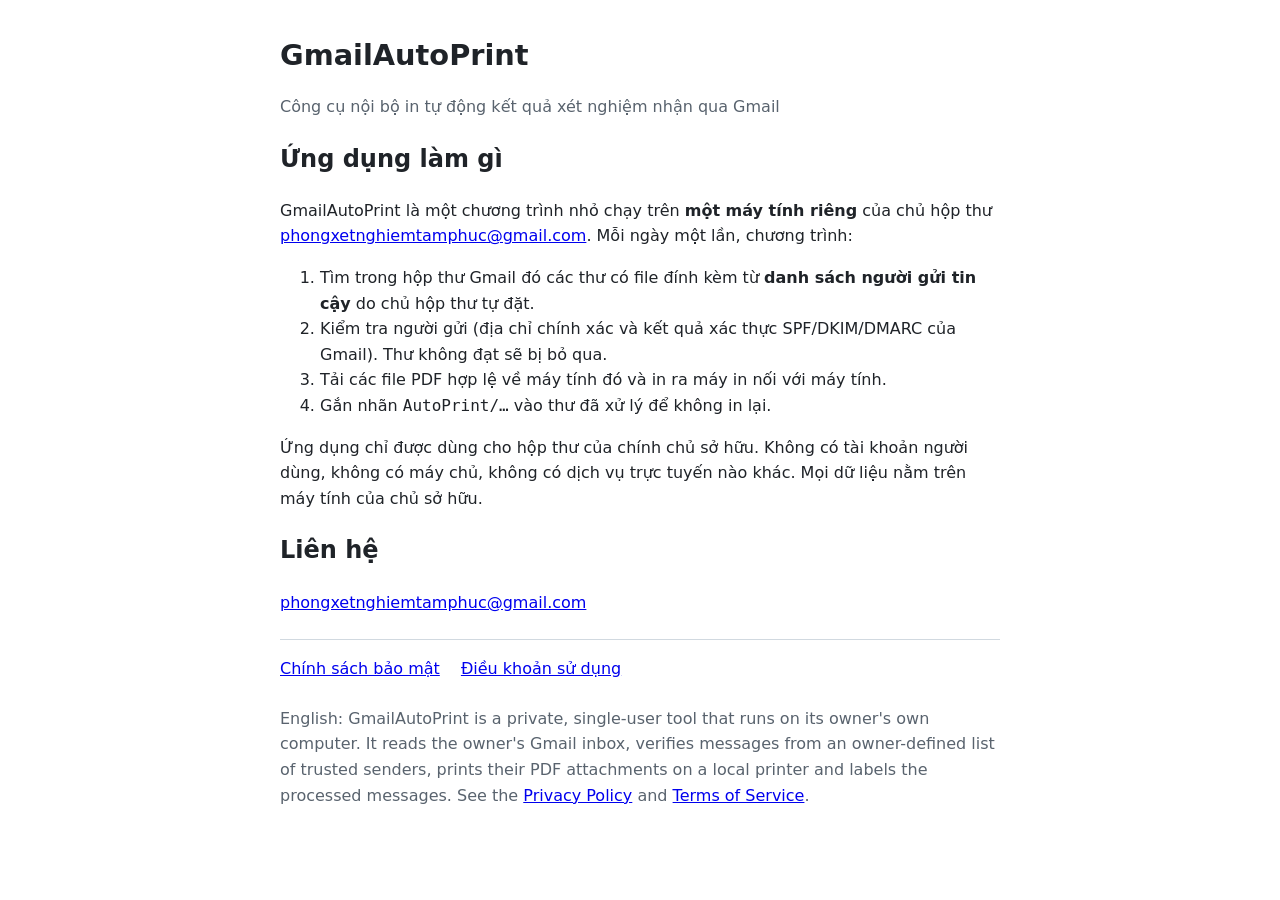
<file: index.html>
<!doctype html>
<html lang="vi">
<head>
<meta charset="utf-8">
<meta name="viewport" content="width=device-width, initial-scale=1">
<title>GmailAutoPrint</title>
<style>
  :root { color-scheme: light dark; --fg: #1f2328; --bg: #ffffff; --muted: #59636e; --line: #d1d9e0; }
  @media (prefers-color-scheme: dark) { :root { --fg: #e6edf3; --bg: #0d1117; --muted: #9198a1; --line: #3d444d; } }
  body { margin: 0; background: var(--bg); color: var(--fg); font: 16px/1.6 system-ui, -apple-system, "Segoe UI", Roboto, sans-serif; }
  main { max-width: 720px; margin: 0 auto; padding: 32px 16px 48px; }
  h1 { font-size: 1.8rem; margin: 0 0 4px; }
  .muted { color: var(--muted); }
  nav { margin: 24px 0; padding-top: 16px; border-top: 1px solid var(--line); }
  nav a { margin-right: 16px; }
</style>
</head>
<body>
<main>
  <h1>GmailAutoPrint</h1>
  <p class="muted">Công cụ nội bộ in tự động kết quả xét nghiệm nhận qua Gmail</p>

  <h2>Ứng dụng làm gì</h2>
  <p>GmailAutoPrint là một chương trình nhỏ chạy trên <strong>một máy tính riêng</strong> của chủ hộp thư
     <a href="mailto:phongxetnghiemtamphuc@gmail.com">phongxetnghiemtamphuc@gmail.com</a>.
     Mỗi ngày một lần, chương trình:</p>
  <ol>
    <li>Tìm trong hộp thư Gmail đó các thư có file đính kèm từ <strong>danh sách người gửi tin cậy</strong> do chủ hộp thư tự đặt.</li>
    <li>Kiểm tra người gửi (địa chỉ chính xác và kết quả xác thực SPF/DKIM/DMARC của Gmail). Thư không đạt sẽ bị bỏ qua.</li>
    <li>Tải các file PDF hợp lệ về máy tính đó và in ra máy in nối với máy tính.</li>
    <li>Gắn nhãn <code>AutoPrint/…</code> vào thư đã xử lý để không in lại.</li>
  </ol>
  <p>Ứng dụng chỉ được dùng cho hộp thư của chính chủ sở hữu. Không có tài khoản người dùng, không có máy chủ,
     không có dịch vụ trực tuyến nào khác. Mọi dữ liệu nằm trên máy tính của chủ sở hữu.</p>

  <h2>Liên hệ</h2>
  <p><a href="mailto:phongxetnghiemtamphuc@gmail.com">phongxetnghiemtamphuc@gmail.com</a></p>

  <nav>
    <a href="privacy.html">Chính sách bảo mật</a>
    <a href="terms.html">Điều khoản sử dụng</a>
  </nav>
  <p class="muted" lang="en">English: GmailAutoPrint is a private, single-user tool that runs on its owner's own
     computer. It reads the owner's Gmail inbox, verifies messages from an owner-defined list of trusted senders,
     prints their PDF attachments on a local printer and labels the processed messages. See the
     <a href="privacy.html">Privacy Policy</a> and <a href="terms.html">Terms of Service</a>.</p>
</main>
</body>
</html>
</file>
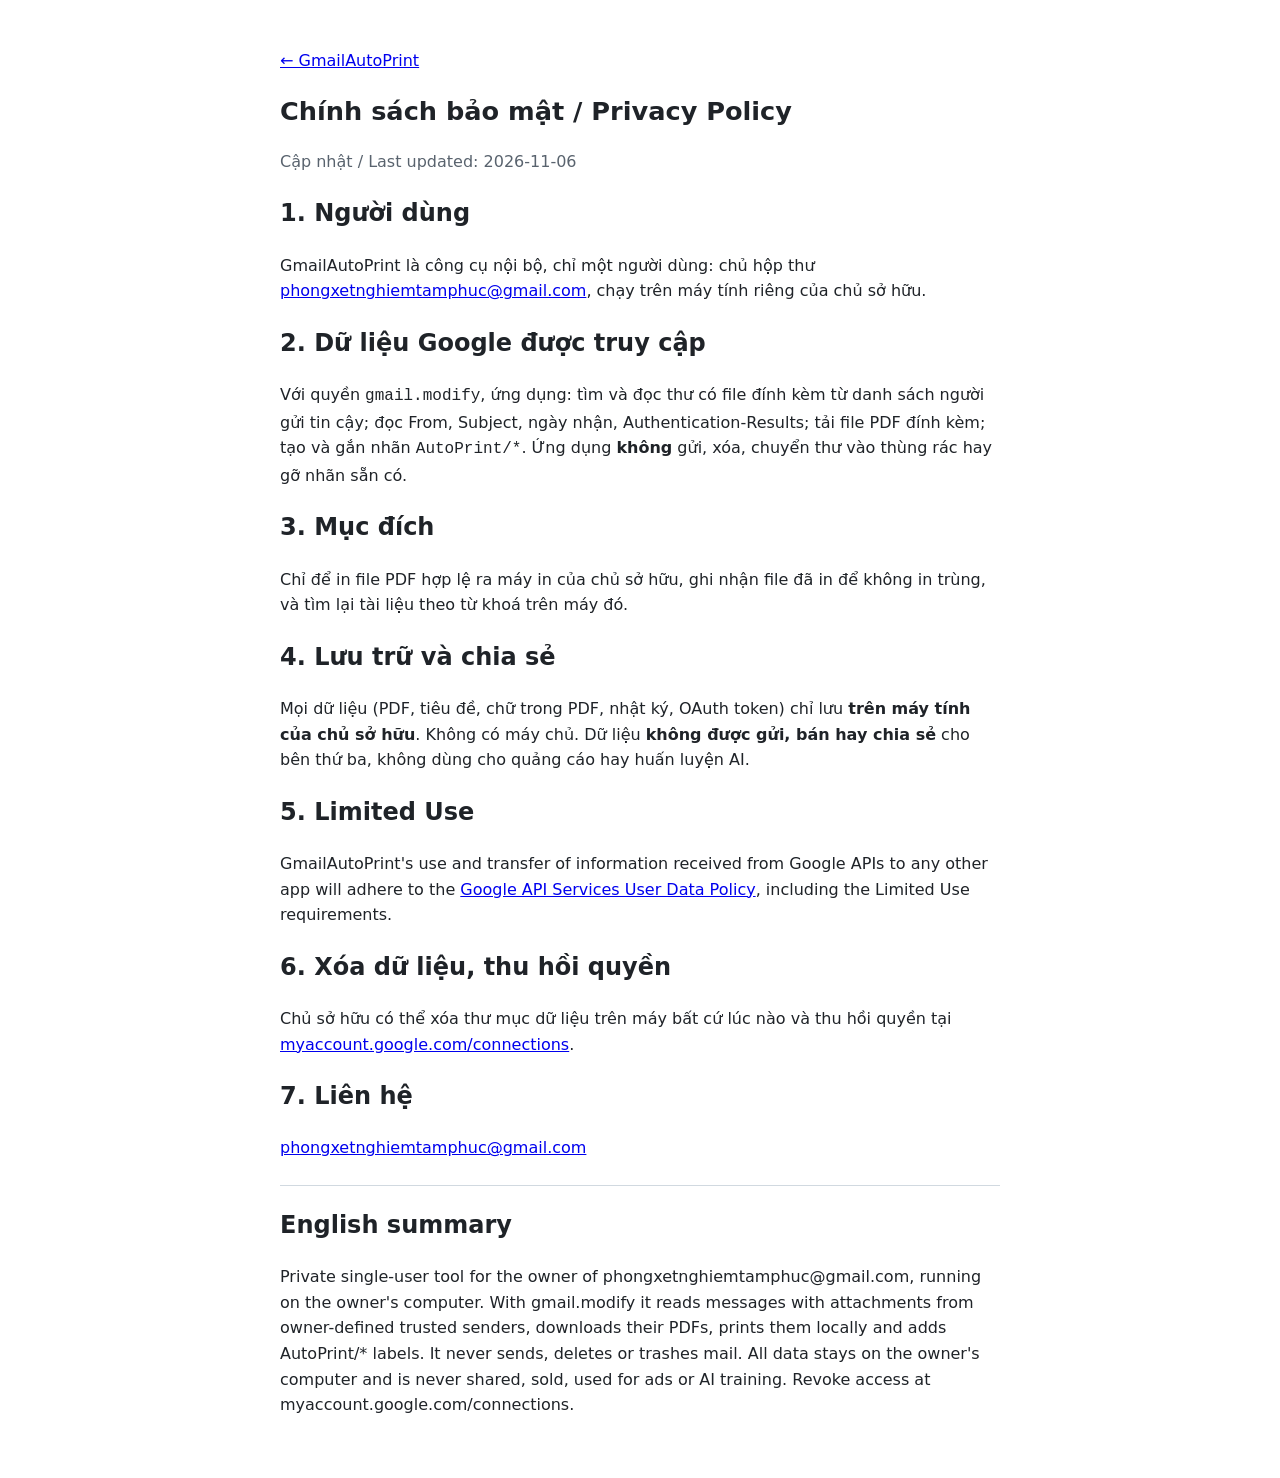
<file: privacy.html>
<!doctype html>
<html lang="vi">
<head>
<meta charset="utf-8">
<meta name="viewport" content="width=device-width, initial-scale=1">
<title>Privacy Policy – GmailAutoPrint</title>
<link rel="stylesheet" href="style.css">
</head>
<body>
<main>
<p><a href="index.html">← GmailAutoPrint</a></p>
<h1>Chính sách bảo mật / Privacy Policy</h1>
<p class="muted">Cập nhật / Last updated: 2026-11-06</p>
<h2>1. Người dùng</h2>
<p>GmailAutoPrint là công cụ nội bộ, chỉ một người dùng: chủ hộp thư <a href="mailto:phongxetnghiemtamphuc@gmail.com">phongxetnghiemtamphuc@gmail.com</a>, chạy trên máy tính riêng của chủ sở hữu.</p>
<h2>2. Dữ liệu Google được truy cập</h2>
<p>Với quyền <code>gmail.modify</code>, ứng dụng: tìm và đọc thư có file đính kèm từ danh sách người gửi tin cậy; đọc From, Subject, ngày nhận, Authentication-Results; tải file PDF đính kèm; tạo và gắn nhãn <code>AutoPrint/*</code>. Ứng dụng <strong>không</strong> gửi, xóa, chuyển thư vào thùng rác hay gỡ nhãn sẵn có.</p>
<h2>3. Mục đích</h2>
<p>Chỉ để in file PDF hợp lệ ra máy in của chủ sở hữu, ghi nhận file đã in để không in trùng, và tìm lại tài liệu theo từ khoá trên máy đó.</p>
<h2>4. Lưu trữ và chia sẻ</h2>
<p>Mọi dữ liệu (PDF, tiêu đề, chữ trong PDF, nhật ký, OAuth token) chỉ lưu <strong>trên máy tính của chủ sở hữu</strong>. Không có máy chủ. Dữ liệu <strong>không được gửi, bán hay chia sẻ</strong> cho bên thứ ba, không dùng cho quảng cáo hay huấn luyện AI.</p>
<h2>5. Limited Use</h2>
<p lang="en">GmailAutoPrint's use and transfer of information received from Google APIs to any other app will adhere to the <a href="https://developers.google.com/terms/api-services-user-data-policy">Google API Services User Data Policy</a>, including the Limited Use requirements.</p>
<h2>6. Xóa dữ liệu, thu hồi quyền</h2>
<p>Chủ sở hữu có thể xóa thư mục dữ liệu trên máy bất cứ lúc nào và thu hồi quyền tại <a href="https://myaccount.google.com/connections">myaccount.google.com/connections</a>.</p>
<h2>7. Liên hệ</h2>
<p><a href="mailto:phongxetnghiemtamphuc@gmail.com">phongxetnghiemtamphuc@gmail.com</a></p>
<section lang="en">
<h2>English summary</h2>
<p>Private single-user tool for the owner of phongxetnghiemtamphuc@gmail.com, running on the owner's computer. With gmail.modify it reads messages with attachments from owner-defined trusted senders, downloads their PDFs, prints them locally and adds AutoPrint/* labels. It never sends, deletes or trashes mail. All data stays on the owner's computer and is never shared, sold, used for ads or AI training. Revoke access at myaccount.google.com/connections.</p>
</section>
</main>
</body>
</html>
</file>
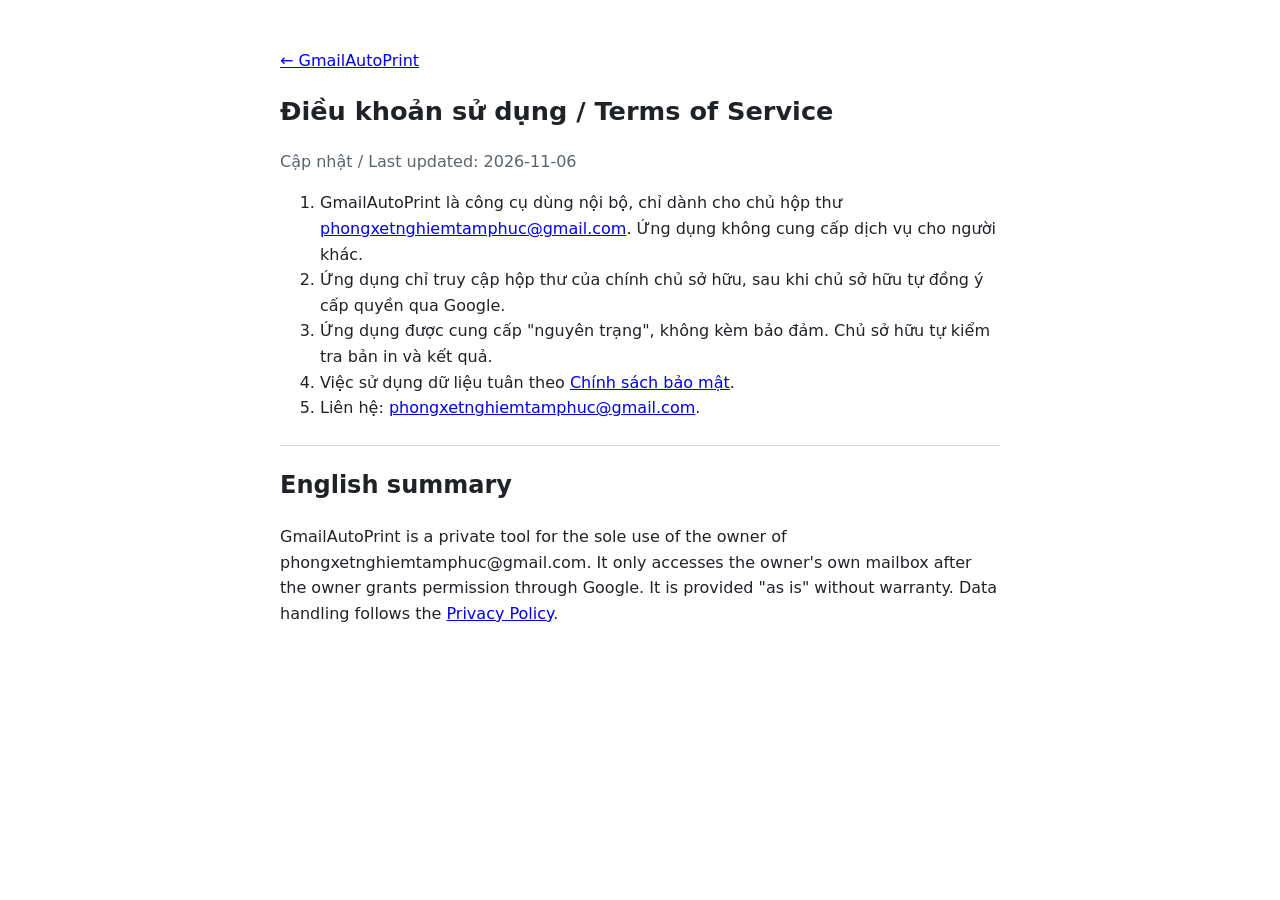
<file: terms.html>
<!doctype html>
<html lang="vi">
<head>
<meta charset="utf-8">
<meta name="viewport" content="width=device-width, initial-scale=1">
<title>Terms of Service – GmailAutoPrint</title>
<style>
  :root { color-scheme: light dark; --fg: #1f2328; --bg: #ffffff; --muted: #59636e; --line: #d1d9e0; }
  @media (prefers-color-scheme: dark) { :root { --fg: #e6edf3; --bg: #0d1117; --muted: #9198a1; --line: #3d444d; } }
  body { margin: 0; background: var(--bg); color: var(--fg); font: 16px/1.6 system-ui, -apple-system, "Segoe UI", Roboto, sans-serif; }
  main { max-width: 720px; margin: 0 auto; padding: 32px 16px 48px; }
  h1 { font-size: 1.6rem; }
  .muted { color: var(--muted); }
  section { border-top: 1px solid var(--line); margin-top: 24px; }
</style>
</head>
<body>
<main>
  <p><a href="index.html">← GmailAutoPrint</a></p>
  <h1>Điều khoản sử dụng / Terms of Service</h1>
  <p class="muted">Cập nhật / Last updated: 2026-11-06</p>

  <ol>
    <li>GmailAutoPrint là công cụ dùng nội bộ, chỉ dành cho chủ hộp thư
        <a href="mailto:phongxetnghiemtamphuc@gmail.com">phongxetnghiemtamphuc@gmail.com</a>.
        Ứng dụng không cung cấp dịch vụ cho người khác.</li>
    <li>Ứng dụng chỉ truy cập hộp thư của chính chủ sở hữu, sau khi chủ sở hữu tự đồng ý cấp quyền qua Google.</li>
    <li>Ứng dụng được cung cấp "nguyên trạng", không kèm bảo đảm. Chủ sở hữu tự kiểm tra bản in và kết quả.</li>
    <li>Việc sử dụng dữ liệu tuân theo <a href="privacy.html">Chính sách bảo mật</a>.</li>
    <li>Liên hệ: <a href="mailto:phongxetnghiemtamphuc@gmail.com">phongxetnghiemtamphuc@gmail.com</a>.</li>
  </ol>

  <section lang="en">
    <h2>English summary</h2>
    <p>GmailAutoPrint is a private tool for the sole use of the owner of phongxetnghiemtamphuc@gmail.com. It only
       accesses the owner's own mailbox after the owner grants permission through Google. It is provided "as is"
       without warranty. Data handling follows the <a href="privacy.html">Privacy Policy</a>.</p>
  </section>
</main>
</body>
</html>
</file>
<file: style.css>
:root { color-scheme: light dark; --fg: #1f2328; --bg: #ffffff; --muted: #59636e; --line: #d1d9e0; }
@media (prefers-color-scheme: dark) { :root { --fg: #e6edf3; --bg: #0d1117; --muted: #9198a1; --line: #3d444d; } }
body { margin: 0; background: var(--bg); color: var(--fg); font: 16px/1.6 system-ui, -apple-system, "Segoe UI", Roboto, sans-serif; }
main { max-width: 720px; margin: 0 auto; padding: 32px 16px 48px; }
h1 { font-size: 1.6rem; }
.muted { color: var(--muted); }
section { border-top: 1px solid var(--line); margin-top: 24px; }
</file>
